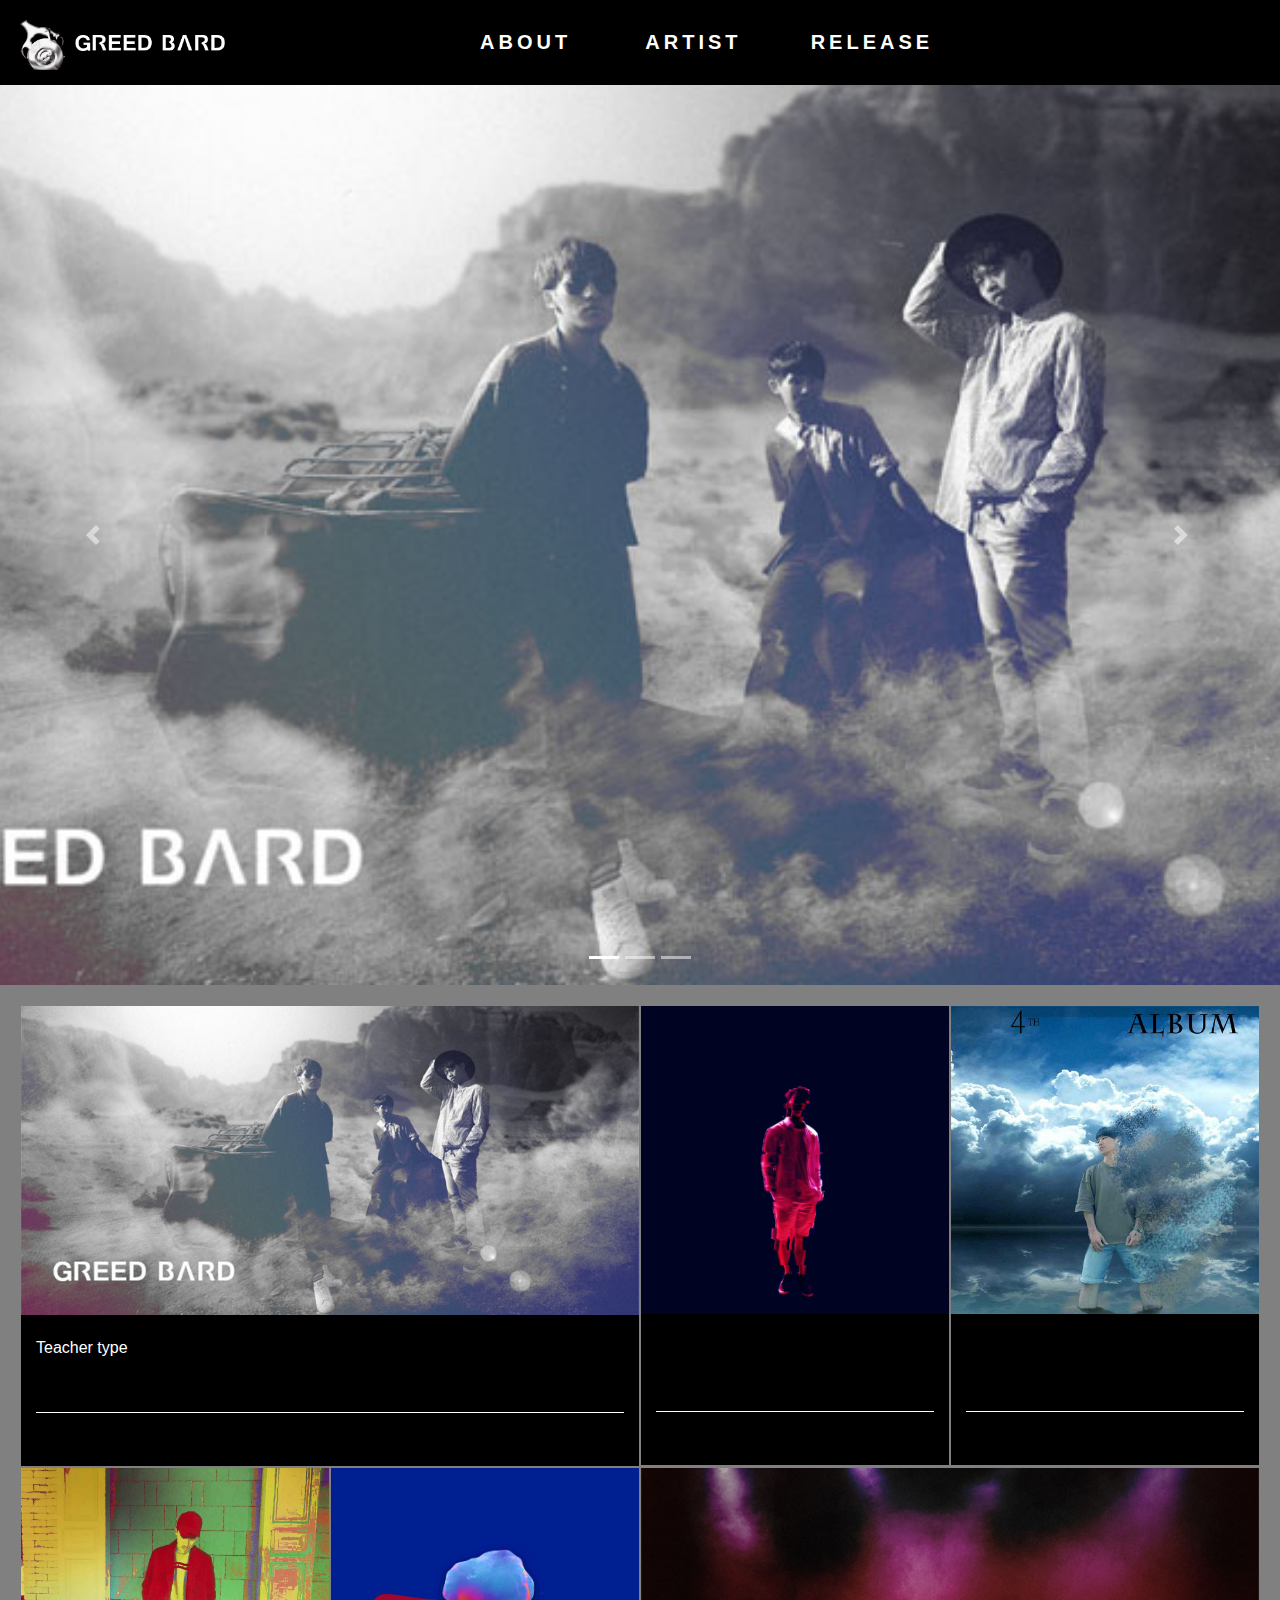
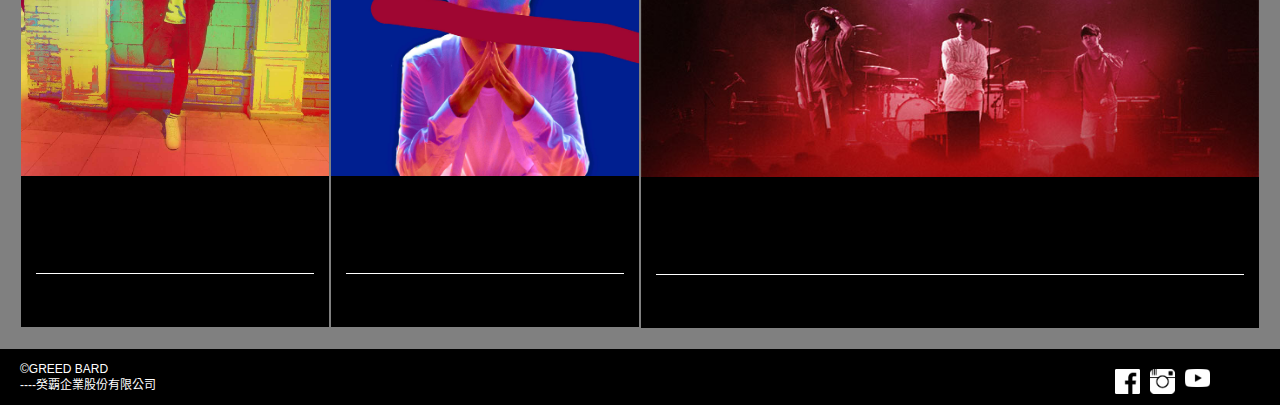
<file: index.html>
<!DOCTYPE html>
<html lang="zh-tw">
  <head>
    <!-- Required meta tags -->
    <meta charset="utf-8">
    <meta name="viewport" content="width=device-width, initial-scale=1, shrink-to-fit=no">
    <!-- Bootstrap CSS -->
    <link rel="stylesheet" href="css/bootstrap.css">
    <link rel="stylesheet" href="index.css">
    <link href="https://fonts.googleapis.com/css?family=Signika" rel="stylesheet">
    <title>Greed Bard</title>
  </head>
  <body>
    <div id="all"  class="container_fluid">
      <div id="pc_nav" class="container_fluid">
        <div id="pc_navbar">
          <div id="pc_logo"></div>
          <div id="pc_name">
            <img src="image/logo-font.png" height="25px" width="auto" alt="">
          </div>
          <div id="pc_navbarR">
            <div class="nav_txt col-4 col-sm-4 col-md-4"><a href="about.html">ABOUT</a></div>
            <div class="nav_txt col-4 col-sm-4 col-md-4"><a href="artist.html">ARTIST</a></div>
            <div class="nav_txt col-4 col-sm-4 col-md-4"><a href="release.html">RELEASE</a></div>
          </div>
        </div>
      </div>
      <div id="phone_nav" class="container_fluid">
        <div id="phone_logo" class="row">
          <div id="logo"></div>
          <div id="logo_font" >
            <img src="image/logo-font.png" height="45px" width="auto" alt="">
          </div>
          
        </div>
        <div id="nav_menu" class="container_fluid">
          <div id="menu" style="cursor:pointer;">
            
            <!-- Component -->
            <div class="navbar-component">
              <!-- Class `area` is a container -->
              <div data-collapse data-target="#navigation" class="toggle navbar area">
                <!-- Logo -->
                <a href="#" class="brand">Menu</a>
                <!-- List of links -->
                <nav role="navigation" id="navigation" class="list">
                  <a href="about.html" class="item -link">About</a>
                  <a href="artist.html" class="item -link">Artist</a>
                  <a href="release.html" class="item -link">Release</a>
                  <span class="item"><i class="fa fa-search"></i></span>
                </nav>
                <!-- Button to toggle the display menu  -->
                <button data-collapse data-target="#navigation" class="toggle">
                <!-- Hamburger icon -->
                <span class="icon"></span>
                </button>
              </div>
            </div>
          </div>
        </div>
      </div>
      
<!--content from here-->
      <div id="header" class="container_fluid">
        
        <div id="carouselExampleIndicators" class="carousel slide" data-ride="carousel">
          <ol class="carousel-indicators">
            <li data-target="#carouselExampleIndicators" data-slide-to="0" class="active"></li>
            <li data-target="#carouselExampleIndicators" data-slide-to="1"></li>
            <li data-target="#carouselExampleIndicators" data-slide-to="2"></li>
          </ol>
          <div class="carousel-inner">
            <div class="carousel-item active">
              <div class="carousel-item-image-1"></div>
            </div>
            <div class="carousel-item">
              <div class="carousel-item-image-2"></div>
            </div>
            <div class="carousel-item">
              <div class="carousel-item-image-3"></div>
            </div>
            <div class="carousel-item">
              <div class="carousel-item-image-4"></div>
            </div>
          </div>
          <a class="carousel-control-prev" href="#carouselExampleIndicators" role="button" data-slide="prev">
            <span class="carousel-control-prev-icon" aria-hidden="true"></span>
            <span class="sr-only">Previous</span>
          </a>
          <a class="carousel-control-next" href="#carouselExampleIndicators" role="button" data-slide="next">
            <span class="carousel-control-next-icon" aria-hidden="true"></span>
            <span class="sr-only">Next</span>
          </a>
        </div>
      </div>
      <div id="news" class="container_fluid">
        <div id="news_wall" class="row">
          <div id="news_1" class="col-12 col-sm-12 col-md-6">
            <div id="inside_news1">
              <div id="news1_pic" class="col-12 col-sm-12 col-md-12">
                <img src="image/p01.jpg" width="100%" alt="">
              </div>
              <div id="news1_txt" class="col-12 col-sm-12 col-md-12">
                <div id="news_title">Teacher type</div>
                <div id="news_date"></div>
                <div id="news_cop"></div>
                <div id="news_seperate"></div>
                <div id="read_more"></div>
              </div>
            </div>
          </div>
          <div id="news_2" class="col-6 col-sm-6 col-md-3">
            <div id="inside_news2">
              <div id="news2_pic" class="col-12 col-sm-12 col-md-12">
                <img src="image/p02.jpg" width="100%" alt="">
              </div>
              <div id="news2_txt" class="col-12 col-sm-12 col-md-12">
                <div id="news_title"></div>
                <div id="news_date"></div>
                <div id="news_cop"></div>
                <div id="news_seperate"></div>
                <div id="read_more"></div>
              </div>
            </div>
          </div>
          <div id="news_3" class="col-6 col-sm-6 col-md-3">
            <div id="inside_news3">
              <div id="news3_pic" class="col-12 col-sm-12 col-md-12">
                <img src="image/p03.jpg" width="100%" alt="">
              </div>
              <div id="news3_txt" class="col-12 col-sm-12 col-md-12">
                <div id="news_title"></div>
                <div id="news_date"></div>
                <div id="news_cop"></div>
                <div id="news_seperate"></div>
                <div id="read_more"></div>
              </div>
            </div>
          </div>
          <div id="news_4" class="col-6 col-sm-6 col-md-3">
            <div id="inside_news4">
              <div id="news4_pic" class="col-12 col-sm-12 col-md-12">
                <img src="image/p04.jpg" width="100%" alt="">
              </div>
              <div id="news4_txt" class="col-12 col-sm-12 col-md-12">
                <div id="news_title"></div>
                <div id="news_date"></div>
                <div id="news_cop"></div>
                <div id="news_seperate"></div>
                <div id="read_more"></div>
              </div>
            </div>
          </div>
          <div id="news_5" class="col-6 col-sm-6 col-md-3">
            <div id="inside_news5">
              <div id="news5_pic" class="col-12 col-sm-12 col-md-12">
                <img src="image/p05.jpg" width="100%" alt="">
              </div>
              <div id="news5_txt" class="col-12 col-sm-12 col-md-12">
                <div id="news_title"></div>
                <div id="news_date"></div>
                <div id="news_cop"></div>
                <div id="news_seperate"></div>
                <div id="read_more"></div>
              </div>
            </div>
          </div>
          <div id="news_6" class="col-12 col-sm-12 col-md-6">
            <div id="inside_news6">
              <div id="news6_pic" class="col-12 col-sm-12 col-md-12">
                <img src="image/p06.jpg" width="100%" alt="">
              </div>
              <div id="news6_txt" class="col-12 col-sm-12 col-md-12">
                <div id="news_title"></div>
                <div id="news_date"></div>
                <div id="news_cop"></div>
                <div id="news_seperate"></div>
                <div id="read_more"></div>
              </div>
            </div>
          </div>
        </div>
      </div>
      <div id="footer" class="container_fluid">
        <div id="copyright">
          <P3>©GREED BARD</P>
          <P9>----癸覇企業股份有限公司</P>
        </div>
        <div id="icon_link" class="col align-self-center">
          <img src="icon/facebook-icon.png" height="25px" width="25px" style="float: left; margin-right:10px;">
          <img src="icon/ig-icon.png" height="25px" width="25px" style="float: left; margin-right:10px;" >
          <img src="icon/youtube-icon.png" height="25px" width="25px" style="float: left; margin-right:10px;">
          <button onclick="topFunction()" id="myBtn" title="Go to top" height="35px" width="35px">Top</button>
        </div>
      </div>
    </div>
    <!-- Optional JavaScript -->
    <!-- jQuery first, then Popper.js, then Bootstrap JS -->
    <script src="https://code.jquery.com/jquery-3.2.1.slim.min.js" integrity="sha384-KJ3o2DKtIkvYIK3UENzmM7KCkRr/rE9/Qpg6aAZGJwFDMVNA/GpGFF93hXpG5KkN" crossorigin="anonymous"></script>
    <script src="https://cdnjs.cloudflare.com/ajax/libs/popper.js/1.11.0/umd/popper.min.js" integrity="sha384-b/U6ypiBEHpOf/4+1nzFpr53nxSS+GLCkfwBdFNTxtclqqenISfwAzpKaMNFNmj4" crossorigin="anonymous"></script>
    <script src="https://maxcdn.bootstrapcdn.com/bootstrap/4.0.0-beta/js/bootstrap.min.js" integrity="sha384-h0AbiXch4ZDo7tp9hKZ4TsHbi047NrKGLO3SEJAg45jXxnGIfYzk4Si90RDIqNm1" crossorigin="anonymous"></script>
    <script src="about.js"></script>
    <script>
    // When the user scrolls down 20px from the top of the document, show the button
    window.onscroll = function() {scrollFunction()};
    function scrollFunction() {
    if (document.body.scrollTop > 20 || document.documentElement.scrollTop > 20) {
    document.getElementById("myBtn").style.display = "block";
    } else {
    document.getElementById("myBtn").style.display = "none";
    }
    }
    // When the user clicks on the button, scroll to the top of the document
    function topFunction() {
    document.body.scrollTop = 0;
    document.documentElement.scrollTop = 0;
    }
    </script>
  </body>
</html>
</file>
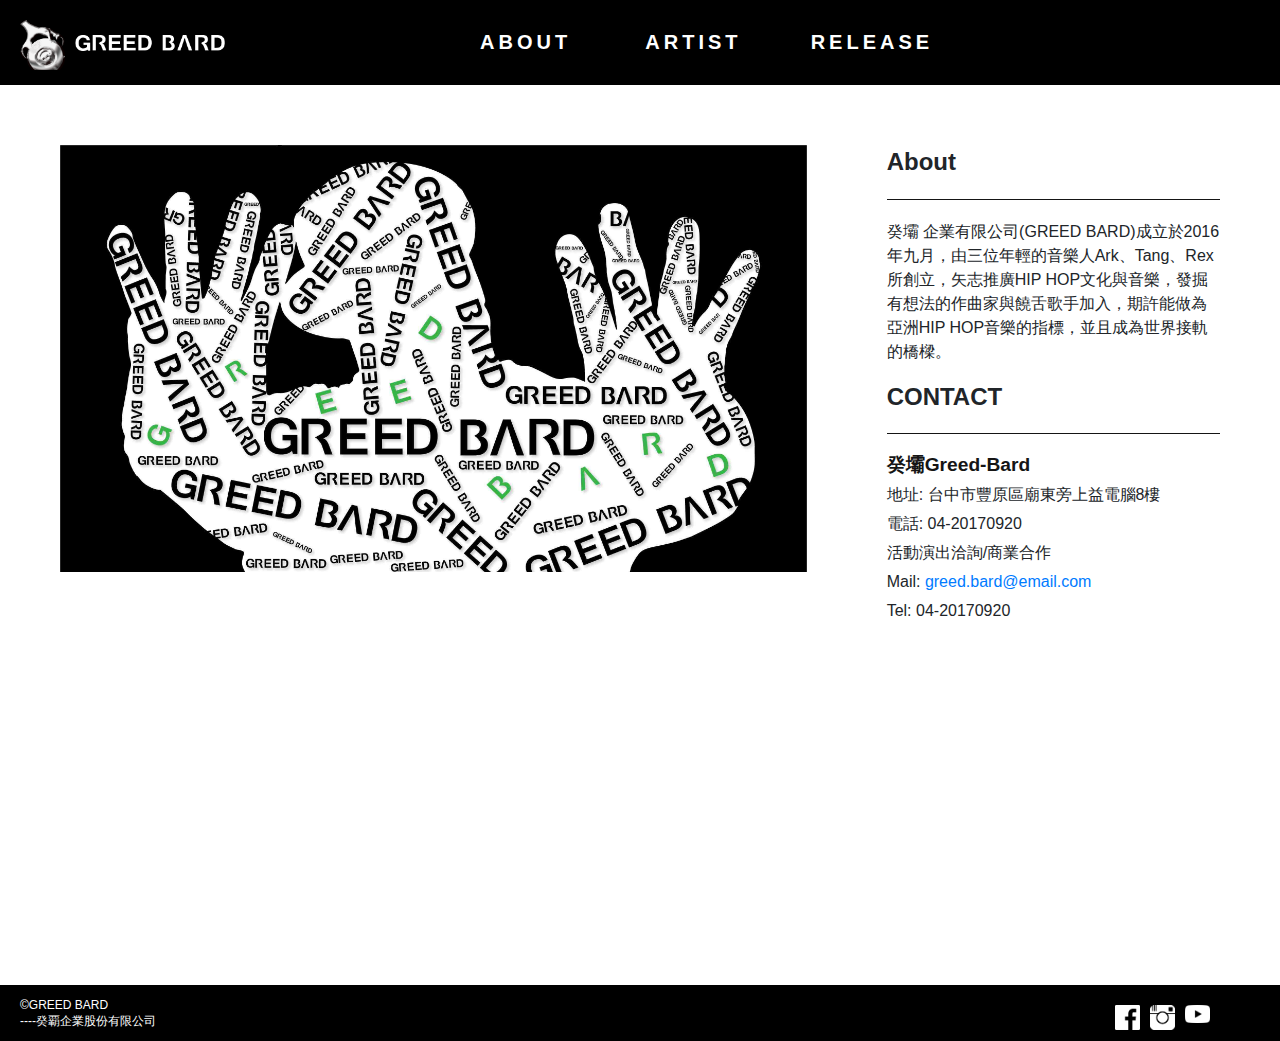
<file: about.html>
<!DOCTYPE html>
<html lang="en">
  <head>
    <!-- Required meta tags -->
    <meta charset="utf-8">
    <meta name="viewport" content="width=device-width, initial-scale=1, shrink-to-fit=no">
    <!-- Bootstrap CSS -->
    <link rel="stylesheet" href="css/bootstrap.css">
    <link rel="stylesheet" href="about.css">
    <link href="https://fonts.googleapis.com/css?family=Signika" rel="stylesheet">
    <title>About Greed Bard</title>

  </head>




  <body>
    <div id="all"  class="container_fluid">
      <div id="pc_nav" class="container_fluid">
        <div id="pc_navbar">
          <div id="pc_logo"></div>
          <div id="pc_name"><a href="index.html">
            <img src="image/logo-font.png" height="25px" width="auto" alt="">
          </a>
          </div>
          <div id="pc_navbarR">
            <div class="nav_txt col-4 col-sm-4 col-md-4"><a href="#">ABOUT</a></div>
            <div class="nav_txt col-4 col-sm-4 col-md-4"><a href="artist.html">ARTIST</a></div>
            <div class="nav_txt col-4 col-sm-4 col-md-4"><a href="release.html">RELEASE</a></div>
          </div>
        </div>
      </div>
      <div id="phone_nav" class="container_fluid">
        <div id="phone_logo" class="row">
         
          <div id="logo"></div>
          <div id="logo_font" ><a href="index.html">
            <img src="image/logo-font.png" height="45px" width="auto" alt="">
          </a>
          </div>
        
        </div>
        <div id="nav_menu" class="container_fluid">
          <div id="menu" style="cursor:pointer;">
            
            <!-- Component -->
        <div class="navbar-component">
          <!-- Class `area` is a container -->
          <div data-collapse data-target="#navigation" class="toggle navbar area">
            <!-- Logo -->
            <a href="#" class="brand">Menu</a>
            <!-- List of links -->
            <nav role="navigation" id="navigation" class="list">
              <a href="#" class="item -link">About</a>
              <a href="artist.html" class="item -link">Artist</a>
              <a href="release.html" class="item -link">Release</a>
              <span class="item"><i class="fa fa-search"></i></span>
            </nav>
            <!-- Button to toggle the display menu  -->
            <button data-collapse data-target="#navigation" class="toggle">
              <!-- Hamburger icon -->
              <span class="icon"></span>
            </button>
          </div>
        </div>

          </div>
        </div>
      </div>
    <!-- content from here -->
      <div id="main" class="container_fluid">
        <div id="content" class="row">
          <div id="contentL" class="col-12 col-sm-12 col-md-8">
            <div id="contentL_pic">
              <img src="image/about.jpg" width="1920px" height="1080px" alt="">
            </div>
          </div>
          <div id="contentR" class="col-12 col-sm-12 col-md-4">
            <div id="contentR_tex">
              <h1 class="portfolio-title">About</h1>
              <p>癸壩 企業有限公司(GREED BARD)成立於2016年九月，由三位年輕的音樂人Ark、Tang、Rex所創立，矢志推廣HIP HOP文化與音樂，發掘有想法的作曲家與饒舌歌手加入，期許能做為亞洲HIP HOP音樂的指標，並且成為世界接軌的橋樑。
              </p>
              <h1 class="portfolio-title">CONTACT</h1>
              <div>
              <h2 style="color: #151515; font-size: 1.2em; margin-top: 20px; font-weight: bold;">癸壩Greed-Bard</h2>
              <p style="margin-top: 5px; margin-bottom: 0px;">地址: 台中市豐原區廟東旁上益電腦8樓</p>
              <p style="margin-top: 5px; margin-bottom: 0px;">電話: 04-20170920</p>
              <p style="margin-top: 5px; margin-bottom: 0px;">活動演出洽詢/商業合作</p>
              <p style="margin-top: 5px; margin-bottom: 0px; ">Mail: <a href="greed.bard@email.com">greed.bard@email.com</a></p>
              <p style="margin-top: 5px; margin-bottom: 20px;">Tel: 04-20170920</p>
            </div>
            </div>
          </div>
        </div>
      </div>
        
    <!-- footer from here -->
      <div id="footer" class="container_fluid">
        <div id="copyright">
          <P3>©GREED BARD</P>
            <P9>----癸覇企業股份有限公司</P>
        </div>
        <div id="icon_link" class="col align-self-center">
          <img src="icon/facebook-icon.png" height="25px" width="25px" style="float: left; margin-right:10px;">
          <img src="icon/ig-icon.png" height="25px" width="25px" style="float: left; margin-right:10px;" >
          <img src="icon/youtube-icon.png" height="25px" width="25px" style="float: left; margin-right:10px;">

          <button onclick="topFunction()" id="myBtn" title="Go to top" height="35px" width="35px">Top</button>

        </div>
      </div>
    </div>
    <!-- Optional JavaScript -->
    <!-- jQuery first, then Popper.js, then Bootstrap JS -->
    <script src="https://code.jquery.com/jquery-3.2.1.slim.min.js" integrity="sha384-KJ3o2DKtIkvYIK3UENzmM7KCkRr/rE9/Qpg6aAZGJwFDMVNA/GpGFF93hXpG5KkN" crossorigin="anonymous"></script>
    <script src="https://cdnjs.cloudflare.com/ajax/libs/popper.js/1.11.0/umd/popper.min.js" integrity="sha384-b/U6ypiBEHpOf/4+1nzFpr53nxSS+GLCkfwBdFNTxtclqqenISfwAzpKaMNFNmj4" crossorigin="anonymous"></script>
    <script src="https://maxcdn.bootstrapcdn.com/bootstrap/4.0.0-beta/js/bootstrap.min.js" integrity="sha384-h0AbiXch4ZDo7tp9hKZ4TsHbi047NrKGLO3SEJAg45jXxnGIfYzk4Si90RDIqNm1" crossorigin="anonymous"></script>
    <script src="about.js"></script>
    <script>
// When the user scrolls down 20px from the top of the document, show the button
window.onscroll = function() {scrollFunction()};

function scrollFunction() {
    if (document.body.scrollTop > 20 || document.documentElement.scrollTop > 20) {
        document.getElementById("myBtn").style.display = "block";
    } else {
        document.getElementById("myBtn").style.display = "none";
    }
}

// When the user clicks on the button, scroll to the top of the document
function topFunction() {
    document.body.scrollTop = 0;
    document.documentElement.scrollTop = 0;
}
</script>

  </body>
</html>
</file>
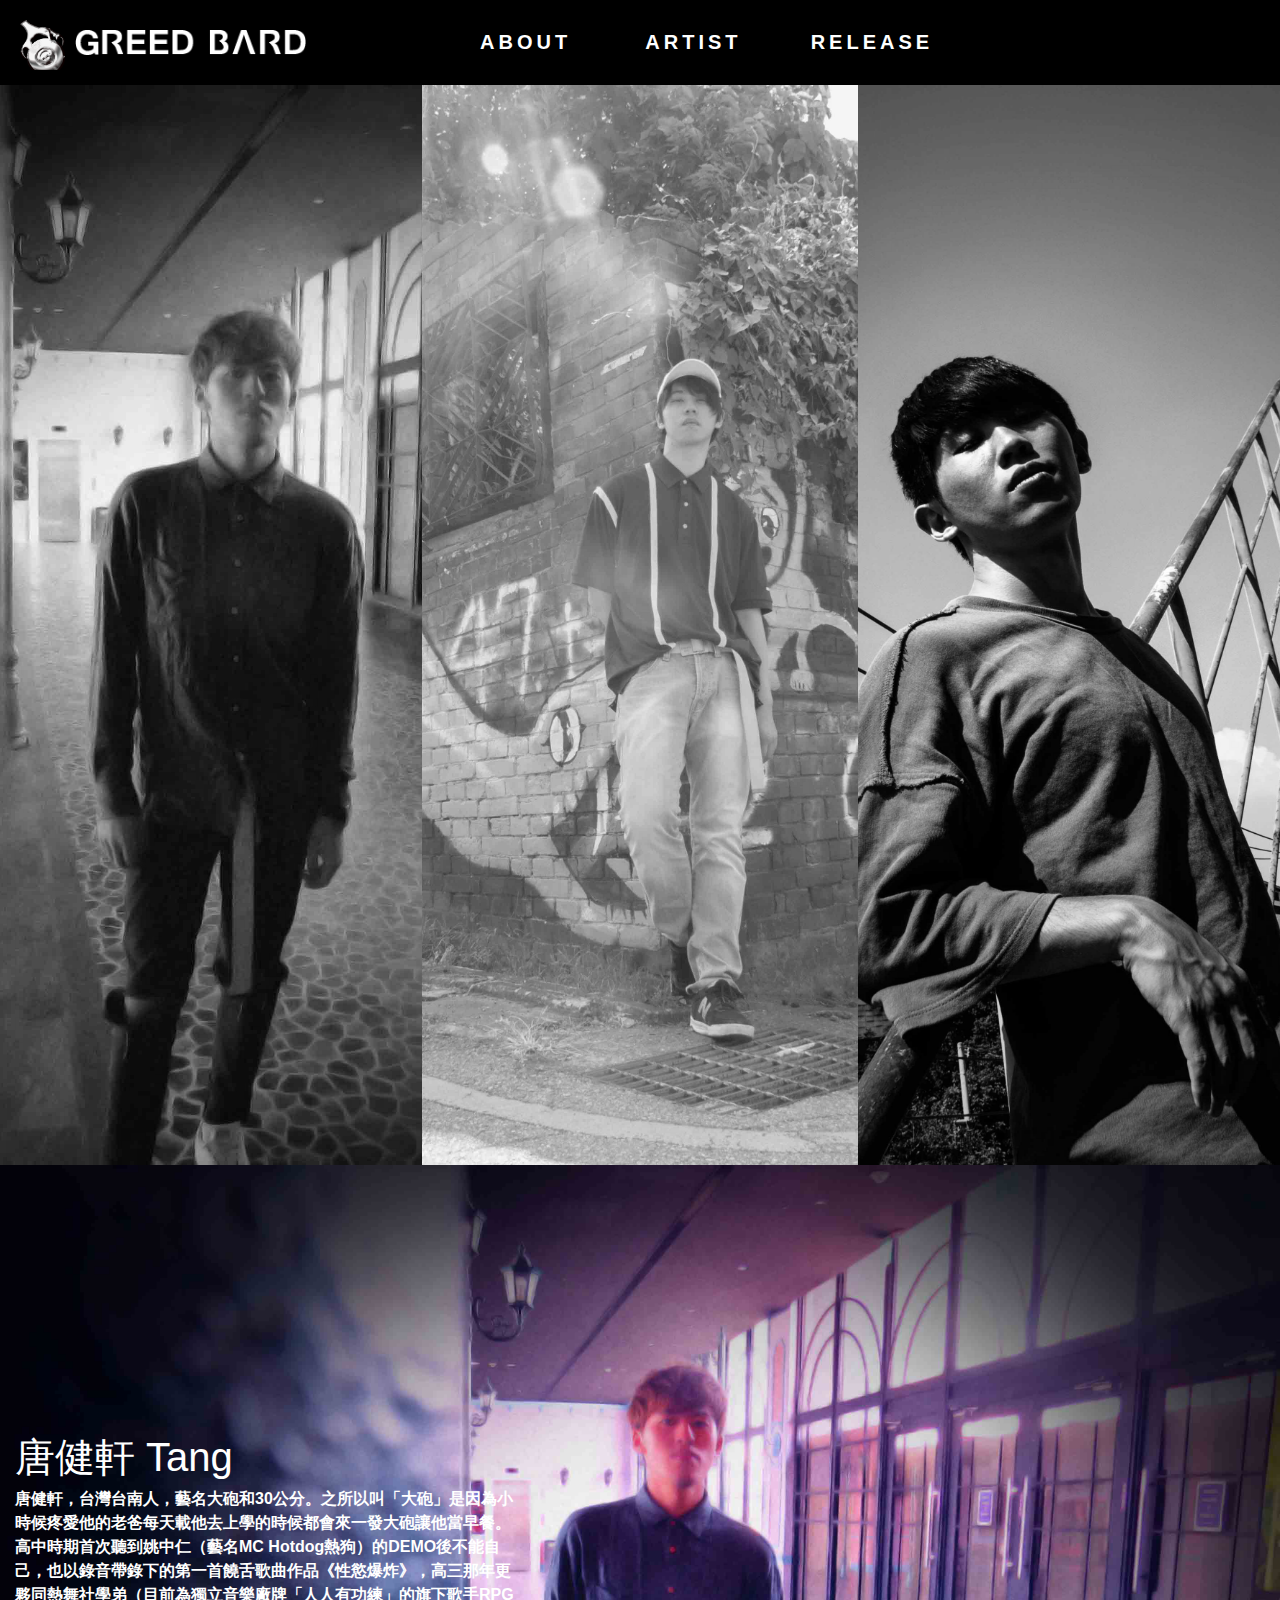
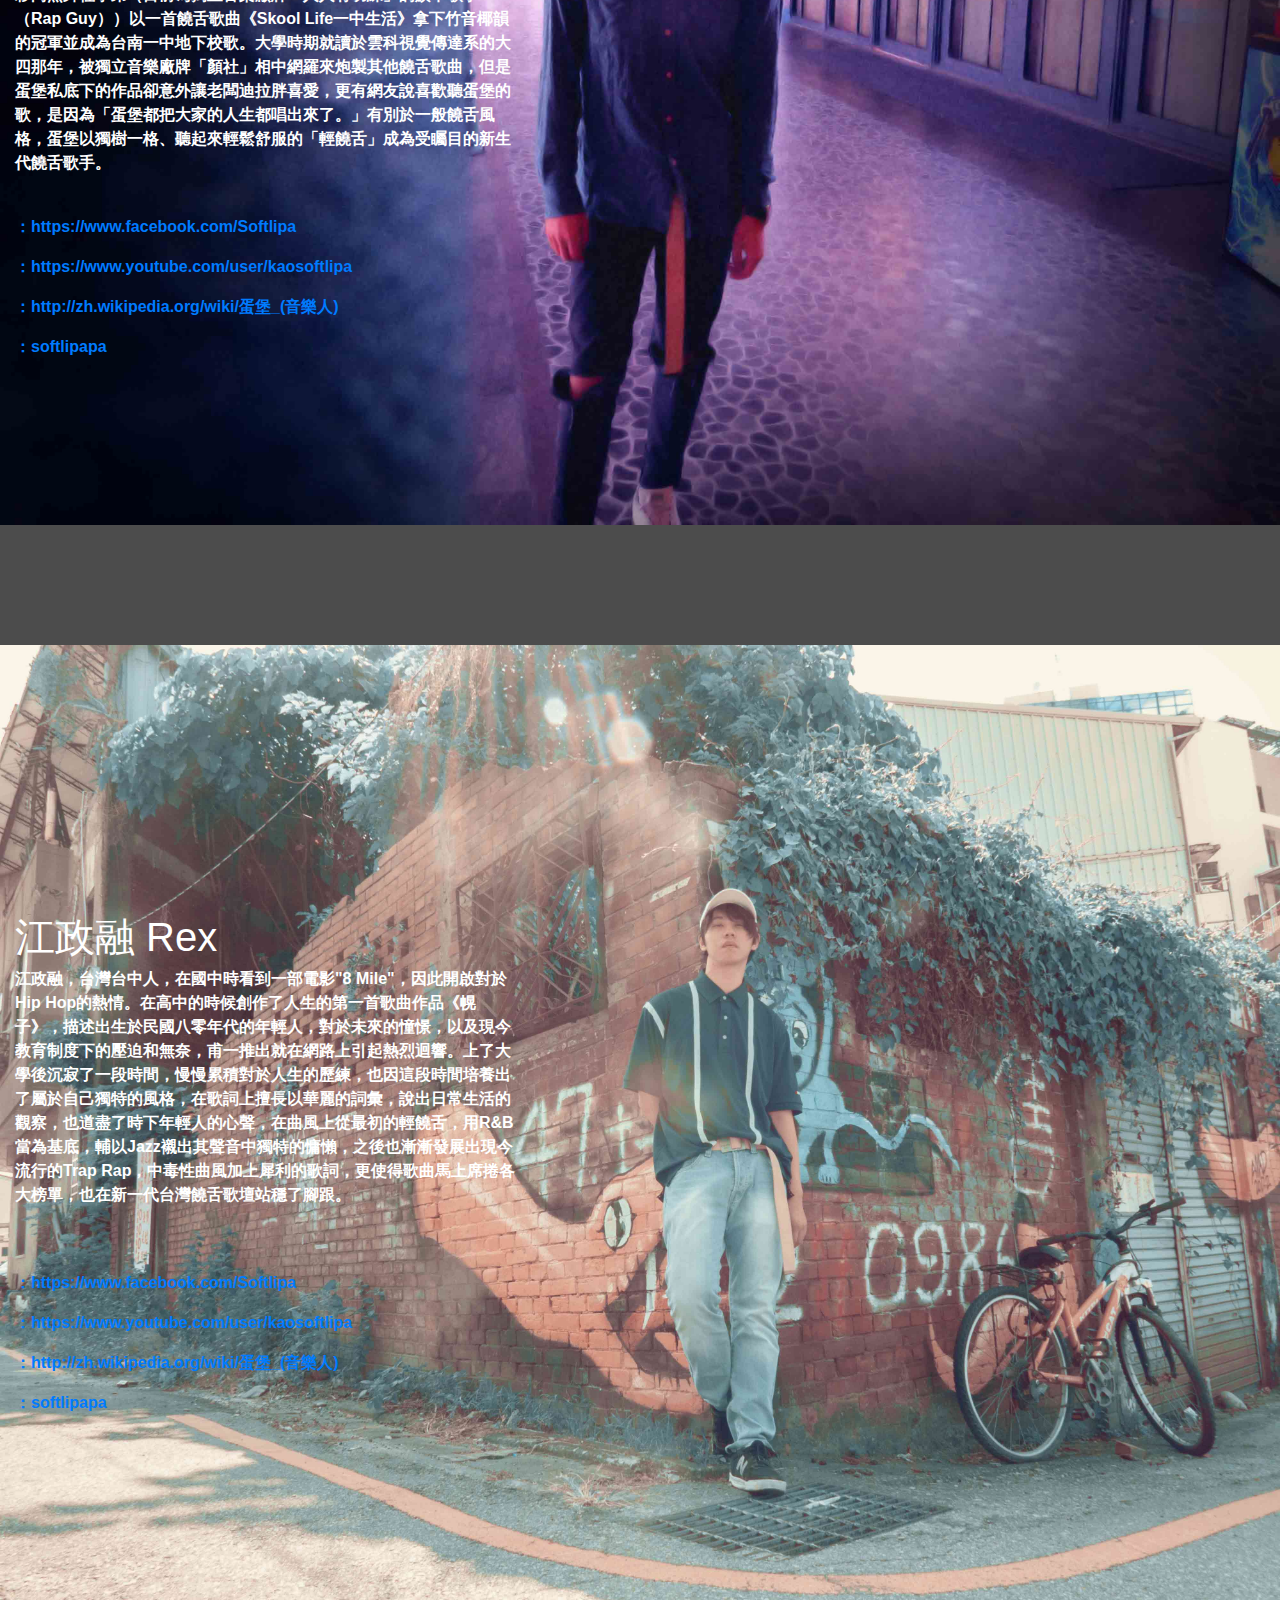
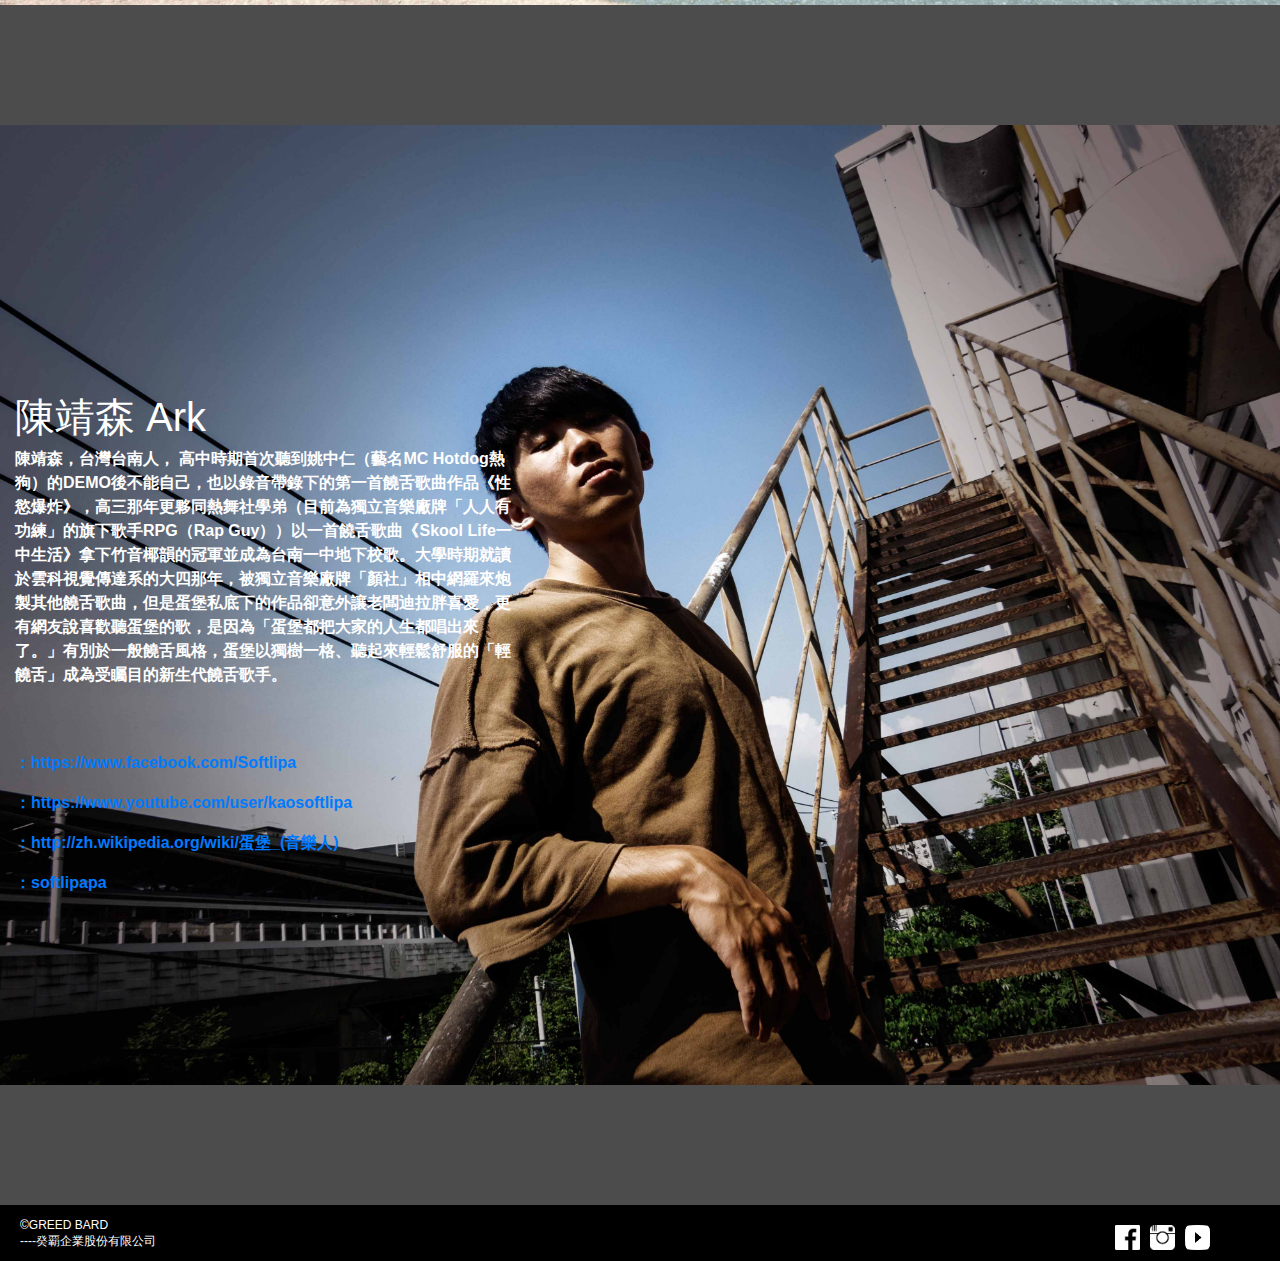
<file: artist.html>
<!DOCTYPE html>
<html lang="en">
  <head>
    <!-- Required meta tags -->
    <meta charset="utf-8">
    <meta name="viewport" content="width=device-width, initial-scale=1, shrink-to-fit=no">
    <!-- Bootstrap CSS -->
    <link rel="stylesheet" href="css/bootstrap.css">
    <link rel="stylesheet" href="artist.css">
    <link href="https://fonts.googleapis.com/css?family=Signika" rel="stylesheet">
    <link rel="shortcut icon" href="image/logo.png" type="image/x-icon" />
    <title>Artist of Greed Bard</title>
  </head>
  <body>
    <div id="all"  class="container_fluid">
      <div id="pc_nav" class="container_fluid">
        <div id="pc_navbar">
          <div id="pc_logo"></div>
          <div id="pc_name"><a href="index.html">
            <img src="image/logo-font.png" height="25px" width="auto" alt="">
          </a>
        </div>
        <div id="pc_navbarR">
          <div class="nav_txt col-4 col-sm-4 col-md-4"><a href="about.html">ABOUT</a></div>
          <div class="nav_txt col-4 col-sm-4 col-md-4"><a href="#">ARTIST</a></div>
          <div class="nav_txt col-4 col-sm-4 col-md-4"><a href="release.html">RELEASE</a></div>
        </div>
      </div>
    </div>
    <div id="phone_nav" class="container_fluid">
      <div id="phone_logo" class="row">
        
        <div id="logo"></div>
        <div id="logo_font" ><a href="index.html">
          <img src="image/logo-font.png" height="25px" width="auto" alt="">
        </a>
      </div>
      
    </div>
    <div id="nav_menu" class="container_fluid">
      <div id="menu" style="cursor:pointer;">
        
        <!-- Component -->
        <div class="navbar-component">
          <!-- Class `area` is a container -->
          <div data-collapse data-target="#navigation" class="toggle navbar area">
            <!-- Logo -->
            <a href="#" class="brand">Menu</a>
            <!-- List of links -->
            <nav role="navigation" id="navigation" class="list">
              <a href="about.html" class="item -link">About</a>
              <a href="#" class="item -link">Artist</a>
              <a href="release.html" class="item -link">Release</a>
              <span class="item"><i class="fa fa-search"></i></span>
            </nav>
            <!-- Button to toggle the display menu  -->
            <button data-collapse data-target="#navigation" class="toggle">
            <!-- Hamburger icon -->
            <span class="icon"></span>
            </button>
          </div>
        </div>
      </div>
    </div>
  </div>
  <!-- content from here -->
  <div id="main">
    <div id="intro" class="row">
      <a id="Tang" class="col" href="#tang_story"></a>
      <a id="Rex" class="col" href="#rex_story"></a>
      <a id="Ark" class="col" href="#ark_story"></a>
    </div>
    
    <div id="pc_content">
      <div id="tang_story" class="content" style="position:relative; height: 120vh;">
        <img src="image/Tang.jpg" width="100%" height="auto" style="position:absolute;">
        <div id="Tang_intro_txt" class="intro_txt col-12 col-sm-10 col-md-5" style="position:absolute;">
          <h1>唐健軒 Tang</h1>
          <p>唐健軒，台灣台南人，藝名大砲和30公分。之所以叫「大砲」是因為小時候疼愛他的老爸每天載他去上學的時候都會來一發大砲讓他當早餐。
          高中時期首次聽到姚中仁（藝名MC Hotdog熱狗）的DEMO後不能自己，也以錄音帶錄下的第一首饒舌歌曲作品《性慾爆炸》，高三那年更夥同熱舞社學弟（目前為獨立音樂廠牌「人人有功練」的旗下歌手RPG（Rap Guy））以一首饒舌歌曲《Skool Life一中生活》拿下竹音椰韻的冠軍並成為台南一中地下校歌。大學時期就讀於雲科視覺傳達系的大四那年，被獨立音樂廠牌「顏社」相中網羅來炮製其他饒舌歌曲，但是蛋堡私底下的作品卻意外讓老闆迪拉胖喜愛，更有網友說喜歡聽蛋堡的歌，是因為「蛋堡都把大家的人生都唱出來了。」有別於一般饒舌風格，蛋堡以獨樹一格、聽起來輕鬆舒服的「輕饒舌」成為受矚目的新生代饒舌歌手。</p>
          <br>
          <p><a href="https://www.facebook.com/Softlipa" target="_blank" class="entypo-facebook-squared ">：https://www.facebook.com/Softlipa</a></p>
          <p><a href="https://www.youtube.com/user/kaosoftlipa" target="_blank" class="zocial-youtube ">：https://www.youtube.com/user/kaosoftlipa</a></p>
          <p><a href="http://zh.wikipedia.org/wiki/蛋堡_(音樂人)" target="_blank" class="zocial-wikipedia ">：http://zh.wikipedia.org/wiki/蛋堡_(音樂人)</a></p>
          <p><a href="https://instagram.com/softlipapa/" target="_blank" class="entypo-instagrem ">：softlipapa</a></p>
        </div>
      </div>
    </div>
    
    <div id="rex_story" class="content" style="position:relative; height: 120vh;">
      <img src="image/REX.jpg" width="100%" style="position:absolute;">
      <div id="Rex_intro_txt" class="intro_txt col-12 col-sm-10 col-md-5" style="position:absolute;">
        <h1>江政融 Rex</h1>
        <p>江政融，台灣台中人，在國中時看到一部電影"8 Mile"，因此開啟對於Hip Hop的熱情。在高中的時候創作了人生的第一首歌曲作品《幌子》，描述出生於民國八零年代的年輕人，對於未來的憧憬，以及現今教育制度下的壓迫和無奈，甫一推出就在網路上引起熱烈迴響。上了大學後沉寂了一段時間，慢慢累積對於人生的歷練，也因這段時間培養出了屬於自己獨特的風格，在歌詞上擅長以華麗的詞彙，說出日常生活的觀察，也道盡了時下年輕人的心聲，在曲風上從最初的輕饒舌，用R&B當為基底，輔以Jazz襯出其聲音中獨特的慵懶，之後也漸漸發展出現今流行的Trap Rap，中毒性曲風加上犀利的歌詞，更使得歌曲馬上席捲各大榜單，也在新一代台灣饒舌歌壇站穩了腳跟。</p>
        <br>
        
        
        <br>
        <p><a href="https://www.facebook.com/Softlipa" target="_blank" class="entypo-facebook-squared ">：https://www.facebook.com/Softlipa</a></p>
        <p><a href="https://www.youtube.com/user/kaosoftlipa" target="_blank" class="zocial-youtube ">：https://www.youtube.com/user/kaosoftlipa</a></p>
        <p><a href="http://zh.wikipedia.org/wiki/蛋堡_(音樂人)" target="_blank" class="zocial-wikipedia ">：http://zh.wikipedia.org/wiki/蛋堡_(音樂人)</a></p>
        <p><a href="https://instagram.com/softlipapa/" target="_blank" class="entypo-instagrem ">：softlipapa</a></p>
      </div>
    </div>
    <div id="ark_story" class="content"  style="position:relative; height: 120vh;" >
      <img src="image/ARK.jpg" width="100%" style="position:absolute;">
      <div id="Ark_intro_txt" class="intro_txt col-12 col-sm-10 col-md-5" style="position:absolute;">
        <h1>陳靖森 Ark</h1>
        <p>陳靖森，台灣台南人，
        高中時期首次聽到姚中仁（藝名MC Hotdog熱狗）的DEMO後不能自己，也以錄音帶錄下的第一首饒舌歌曲作品《性慾爆炸》，高三那年更夥同熱舞社學弟（目前為獨立音樂廠牌「人人有功練」的旗下歌手RPG（Rap Guy））以一首饒舌歌曲《Skool Life一中生活》拿下竹音椰韻的冠軍並成為台南一中地下校歌。大學時期就讀於雲科視覺傳達系的大四那年，被獨立音樂廠牌「顏社」相中網羅來炮製其他饒舌歌曲，但是蛋堡私底下的作品卻意外讓老闆迪拉胖喜愛，更有網友說喜歡聽蛋堡的歌，是因為「蛋堡都把大家的人生都唱出來了。」有別於一般饒舌風格，蛋堡以獨樹一格、聽起來輕鬆舒服的「輕饒舌」成為受矚目的新生代饒舌歌手。</p>
        <br>
        
        <br>
        <p><a href="https://www.facebook.com/Softlipa" target="_blank" class="entypo-facebook-squared ">：https://www.facebook.com/Softlipa</a></p>
        <p><a href="https://www.youtube.com/user/kaosoftlipa" target="_blank" class="zocial-youtube ">：https://www.youtube.com/user/kaosoftlipa</a></p>
        <p><a href="http://zh.wikipedia.org/wiki/蛋堡_(音樂人)" target="_blank" class="zocial-wikipedia ">：http://zh.wikipedia.org/wiki/蛋堡_(音樂人)</a></p>
        <p><a href="https://instagram.com/softlipapa/" target="_blank" class="entypo-instagrem ">：softlipapa</a></p>
      </div>
    </div>
  </div>
<!-- footer from here -->
<div id="footer" class="container_fluid">
  <div id="copyright">
    <P3>©GREED BARD</P>
    <P9>----癸覇企業股份有限公司</P>
  </div>
  <div id="icon_link" class="col align-self-center">
    <img src="icon/facebook-icon.png" height="25px" width="25px" style="float: left; margin-right:10px;">
    <img src="icon/ig-icon.png" height="25px" width="25px" style="float: left; margin-right:10px;" >
    <img src="icon/youtube-icon.png" height="25px" width="25px" style="float: left; margin-right:10px;">
    <button onclick="topFunction()" id="myBtn" title="Go to top" height="35px" width="35px">Top</button>
  </div>
</div>
</div>
<!-- Optional JavaScript -->
<!-- jQuery first, then Popper.js, then Bootstrap JS -->
<script src="https://code.jquery.com/jquery-3.2.1.slim.min.js" integrity="sha384-KJ3o2DKtIkvYIK3UENzmM7KCkRr/rE9/Qpg6aAZGJwFDMVNA/GpGFF93hXpG5KkN" crossorigin="anonymous"></script>
<script src="https://cdnjs.cloudflare.com/ajax/libs/popper.js/1.11.0/umd/popper.min.js" integrity="sha384-b/U6ypiBEHpOf/4+1nzFpr53nxSS+GLCkfwBdFNTxtclqqenISfwAzpKaMNFNmj4" crossorigin="anonymous"></script>
<script src="https://maxcdn.bootstrapcdn.com/bootstrap/4.0.0-beta/js/bootstrap.min.js" integrity="sha384-h0AbiXch4ZDo7tp9hKZ4TsHbi047NrKGLO3SEJAg45jXxnGIfYzk4Si90RDIqNm1" crossorigin="anonymous"></script>
<script src="about.js"></script>
<script>
// When the user scrolls down 20px from the top of the document, show the button
window.onscroll = function() {scrollFunction()};
function scrollFunction() {
if (document.body.scrollTop > 20 || document.documentElement.scrollTop > 20) {
document.getElementById("myBtn").style.display = "block";
} else {
document.getElementById("myBtn").style.display = "none";
}
}
// When the user clicks on the button, scroll to the top of the document
function topFunction() {
document.body.scrollTop = 0;
document.documentElement.scrollTop = 0;
}
</script>
</body>
</html>
</file>
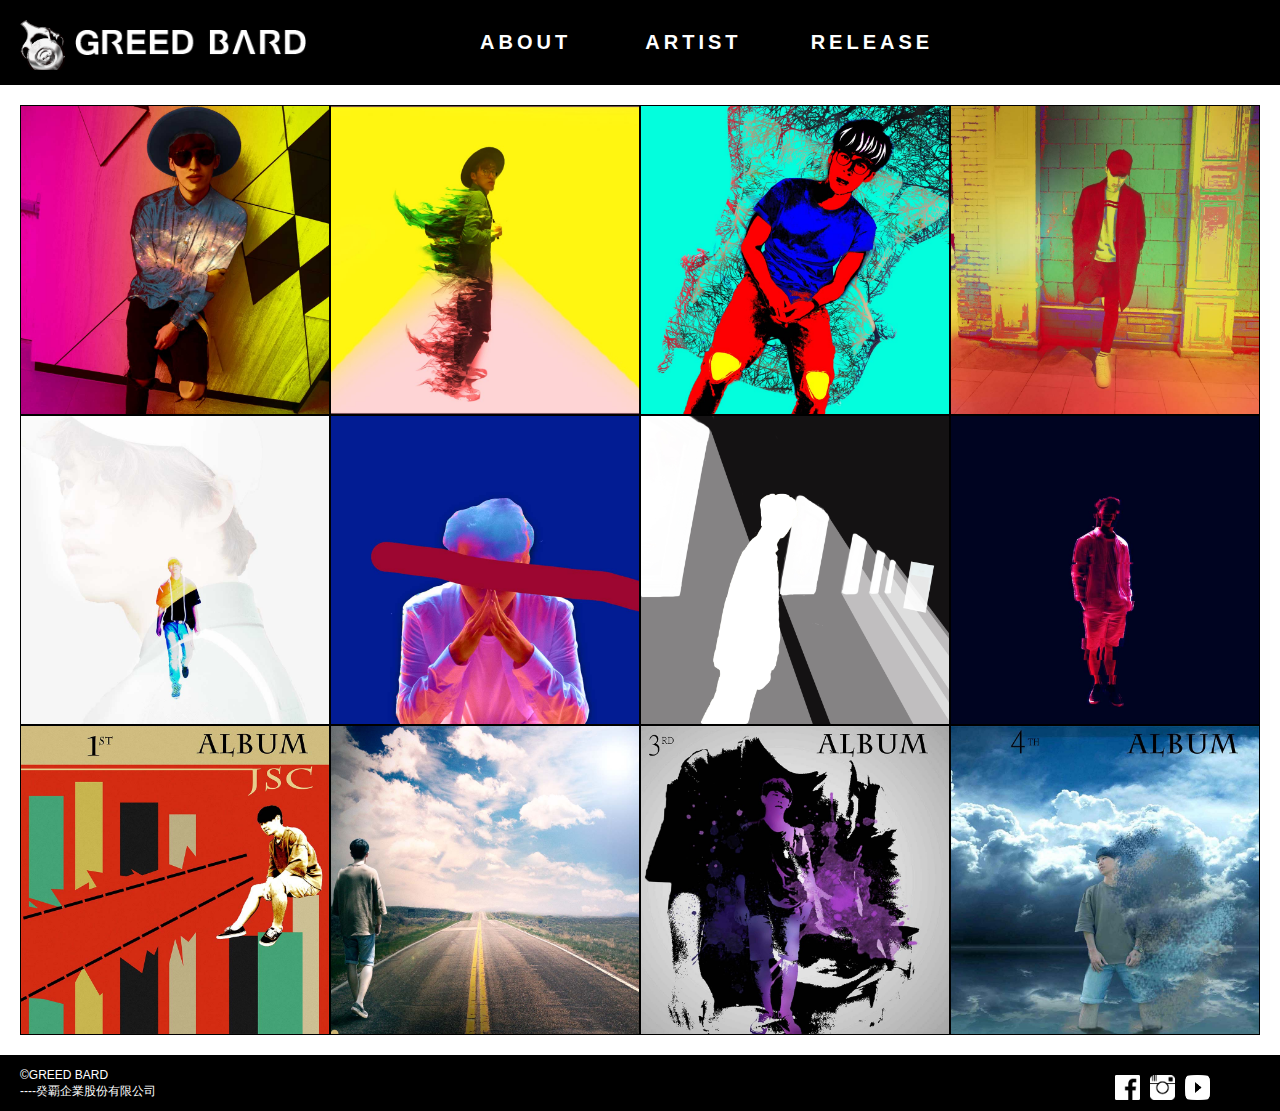
<file: release.html>
<!DOCTYPE html>
<html lang="en">
  <head>
    <!-- Required meta tags -->
    <meta charset="utf-8">
    <meta name="viewport" content="width=device-width, initial-scale=1, shrink-to-fit=no">
    <!-- Bootstrap CSS -->
    <link rel="stylesheet" href="css/bootstrap.css">
    <link rel="stylesheet" href="release.css">
    <link href="https://fonts.googleapis.com/css?family=Signika" rel="stylesheet">
    <link rel="shortcut icon" href="image/logo.png" type="image/x-icon" />
    <title>Album of Greed Bard</title>
  </head>
  <body>
    <div id="all"  class="container_fluid">
      <div id="pc_nav" class="container_fluid">
        <div id="pc_navbar">
          <div id="pc_logo"></div>
          <div id="pc_name"><a href="index.html">
            <img src="image/logo-font.png" height="25px" width="auto" alt="">
          </a>
          </div>
          <div id="pc_navbarR">
            <div class="nav_txt col-4 col-sm-4 col-md-4"><a href="about.html">ABOUT</a></div>
            <div class="nav_txt col-4 col-sm-4 col-md-4"><a href="artist.html">ARTIST</a></div>
            <div class="nav_txt col-4 col-sm-4 col-md-4"><a href="#">RELEASE</a></div>
          </div>
        </div>
      </div>
      <div id="phone_nav" class="container_fluid">
        <div id="phone_logo" class="row">
          
          <div id="logo"></div>
          <div id="logo_font" ><a href="index.html">
            <img src="image/logo-font.png" height="25px" width="auto" alt="">
          </a>
          </div>
          
        </div>
        <div id="nav_menu" class="container_fluid">
          <div id="menu" style="cursor:pointer;">
            
            <!-- Component -->
            <div class="navbar-component">
              <!-- Class `area` is a container -->
              <div data-collapse data-target="#navigation" class="toggle navbar area">
                <!-- Logo -->
                <a href="#" class="brand">Menu</a>
                <!-- List of links -->
                <nav role="navigation" id="navigation" class="list">
                  <a href="about.html" class="item -link">About</a>
                  <a href="artist.css" class="item -link">Artist</a>
                  <a href="#" class="item -link">Release</a>
                  <span class="item"><i class="fa fa-search"></i></span>
                </nav>
                <!-- Button to toggle the display menu  -->
                <button data-collapse data-target="#navigation" class="toggle">
                <!-- Hamburger icon -->
                <span class="icon"></span>
                </button>
              </div>
            </div>
          </div>
        </div>
      </div>
      <!-- content from here -->
     
      <div id="main">
        <div id="Tang_album" class="row">
          <div class="album_pic col-6 col-sm-4 col-md-3">
            <img src="album/tangAlbum01.jpg" width="100%"   alt="">
          </div>
          <div class="album_pic col-6 col-sm-4 col-md-3">
            <img src="album/tangAlbum02.jpg" width="100%"  alt="">
          </div>
          <div class="album_pic col-6 col-sm-4 col-md-3">
            <img src="album/tangAlbum03.jpg" width="100%"  alt="">
          </div>
          <div class="album_pic col-6 col-sm-4 col-md-3">
            <img src="album/tangAlbum04.jpg" width="100%"  alt="">
          </div>
          <div class="album_pic col-6 col-sm-4 col-md-3">
            <img src="album/rexAlbum01.jpg" width="100%"  alt="">
          </div>
          <div class="album_pic col-6 col-sm-4 col-md-3">
            <img src="album/rexAlbum02.jpg" width="100%"  alt="">
          </div>
          <div class="album_pic col-6 col-sm-4 col-md-3">
            <img src="album/rexAlbum03.jpg" width="100%"  alt="">
          </div>
          <div class="album_pic col-6 col-sm-4 col-md-3">
            <img src="album/rexAlbum04.jpg" width="100%"  alt="">
          </div>
       
          <div class="album_pic col-6 col-sm-4 col-md-3">
            <img src="album/arkAlbum01.jpg" width="100%"  alt="">
          </div>
          <div class="album_pic col-6 col-sm-4 col-md-3">
            <img src="album/arkAlbum02.jpg" width="100%"  alt="">
          </div>
          <div class="album_pic col-6 col-sm-4 col-md-3">
            <img src="album/arkAlbum03.jpg" width="100%"  alt="">
          </div>
          <div class="album_pic col-6 col-sm-4 col-md-3">
            <img src="album/arkAlbum04.jpg" width="100%"  alt="">
          </div>
        </div>
      </div>

      <!-- footer from here -->
      <div id="footer" class="container_fluid">
        <div id="copyright">
          <P3>©GREED BARD</P>
          <P9>----癸覇企業股份有限公司</P>
        </div>
        <div id="icon_link" class="col align-self-center">
          <img src="icon/facebook-icon.png" height="25px" width="25px" style="float: left; margin-right:10px;">
          <img src="icon/ig-icon.png" height="25px" width="25px" style="float: left; margin-right:10px;" >
          <img src="icon/youtube-icon.png" height="25px" width="25px" style="float: left; margin-right:10px;">
          <button onclick="topFunction()" id="myBtn" title="Go to top" height="35px" width="35px">Top</button>
        </div>
      </div>
    </div>
    <!-- Optional JavaScript -->
    <!-- jQuery first, then Popper.js, then Bootstrap JS -->
    <script src="https://code.jquery.com/jquery-3.2.1.slim.min.js" integrity="sha384-KJ3o2DKtIkvYIK3UENzmM7KCkRr/rE9/Qpg6aAZGJwFDMVNA/GpGFF93hXpG5KkN" crossorigin="anonymous"></script>
    <script src="https://cdnjs.cloudflare.com/ajax/libs/popper.js/1.11.0/umd/popper.min.js" integrity="sha384-b/U6ypiBEHpOf/4+1nzFpr53nxSS+GLCkfwBdFNTxtclqqenISfwAzpKaMNFNmj4" crossorigin="anonymous"></script>
    <script src="https://maxcdn.bootstrapcdn.com/bootstrap/4.0.0-beta/js/bootstrap.min.js" integrity="sha384-h0AbiXch4ZDo7tp9hKZ4TsHbi047NrKGLO3SEJAg45jXxnGIfYzk4Si90RDIqNm1" crossorigin="anonymous"></script>
    <script src="about.js"></script>
    <script>
    // When the user scrolls down 20px from the top of the document, show the button
    window.onscroll = function() {scrollFunction()};
    function scrollFunction() {
    if (document.body.scrollTop > 20 || document.documentElement.scrollTop > 20) {
    document.getElementById("myBtn").style.display = "block";
    } else {
    document.getElementById("myBtn").style.display = "none";
    }
    }
    // When the user clicks on the button, scroll to the top of the document
    function topFunction() {
    document.body.scrollTop = 0;
    document.documentElement.scrollTop = 0;
    }
    </script>
  </body>
</html>
</file>
<file: index.css>
@charset "utf-8";

#all{
	height: auto;
}
#pc_nav{
	height: 85px;
	padding: 20px;
	background-color: black;
}
#pc_logo{
  width: 45px;
  height: 50px;
  background-image: url('image/logo.png');
	background-size: cover;
  background-position: left top;
  float: left;
  margin-right: 10px;
}
#pc_name{
  height: 45px;
  width: 150px;
  float: left;
  padding-top: 10px;
  margin-right: 20%
}
#pc_navbarR{
  width: 40%;
  height: 45px;
	letter-spacing: 0.2em;
  float: left;
  margin: 0px;

}
.nav_txt{
  height: 45px;
  font-size: 20px;
  font-weight: bold;
  color: white;
  letter-spacing: 0.2em;
  background-color: black;
  padding: 7px;
  margin: 0px;
  float: left;
}
.nav_txt a{
color: white;
}
.nav_txt a:hover{
  color: #939393;
  text-decoration: none;
}

#header{
	height: 100vh;
	padding: 0px;
	background-color: gray;
}

img {
    max-width: 100%;
    height: auto;
    vertical-align: middle;
    border-width: 0px;
    border-style: initial;
    border-color: initial;
    border-image: initial;
}

.carousel-item-image-1{
        width: 100%;
        height: 100vh;
        background-image: url('image/p011.jpg');
        background-size: cover;
        background-position: center;
    }
    .carousel-item-image-2{
        width: 100%;
        height: 100vh;
        background-image: url('image/p012.jpg');
        background-size: cover;
        background-position: center;
    }
    .carousel-item-image-3{
        width: 100%;
        height: 100vh;
        background-image: url('image/p013.jpg');
        background-size: cover;
        background-position:center;
    }
    .carousel-item-image-4{
        width: 100%;
        height: 100vh;
        background-image: url('image/p014.jpg');
        background-size: cover;
        background-position: center;
    }

#news{
	height: auto;
	padding: 20px;
	margin: 0px;
	background-color: gray;
}
#news_wall{
	padding: 0px;
	margin: 0px;
	background-color: gray;
}
#news_1{
	padding: 1px;
	margin: 0px;
}
#inside_news1{
	height: auto;
	background-color: gray;
	margin: 0px;
}
#news1_pic{
  padding: 0px;
}
#news1_txt{
  height: 151px;
  width: 100%;
  padding-top: 21px;
  padding-bottom: 23px;
  background-color: black;
}
#news_2{
	padding: 1px;
	margin: 0px;
}
#inside_news2{
	height: auto;
	background-color: gray;	
	margin: 0px;
}
#news2_pic{
  padding: 0px;
}
#news2_txt{
  height: 151px;
  width: 100%;
  padding-top: 21px;
  padding-bottom: 23px;
  background-color: black;
}
#news_3{
	padding: 1px;
	margin: 0px;
}
#inside_news3{
	height: auto;
	background-color: gray;	
	margin: 0px;
}
#news3_pic{
  padding: 0px;
}
#news3_txt{
  height: 151px;
  width: 100%;
  padding-top: 21px;
  padding-bottom: 23px;
  background-color: black;
}
#news_4{
	padding: 1px;
	margin: 0px;
}
#inside_news4{
	height: auto;
	background-color: gray;
	margin: 0px;
}
#news4_pic{
  padding: 0px;
}
#news4_txt{
  height: 151px;
  width: 100%;
  padding-top: 21px;
  padding-bottom: 23px;
  background-color: black;
}
#news_5{
	padding: 1px;
	margin: 0px;
}
#inside_news5{
	height: auto;
	background-color: gray;	
	margin: 0px;
}
#news5_pic{
  padding: 0px;
}
#news5_txt{
  height: 151px;
  width: 100%;
  padding-top: 21px;
  padding-bottom: 23px;
  background-color: black;
}
#news_6{
	padding: 1px;
	margin: 0px;
}
#inside_news6{
	height: auto;
	background-color: gray;	
	margin: 0px;
}
#news6_pic{
  padding: 0px;
}
#news6_txt{
  height: 151px;
  width: 100%;
  padding-top: 21px;
  padding-bottom: 23px;
  background-color: black;
}

#news_title{
 height: 14px;
 margin-bottom: 10px;
 color: white;
}
#news_date{
  height: 11px;
  margin-bottom: 8px;
color: white;
}
#news_cop{
  height: 11px;
  margin-bottom: 22px;
color: white;
}
#news_seperate{
  border-bottom: solid 1px white;
  margin-bottom: 22px;
}
#read_more{
  height: 9px;
color: white;

}

#footer{
	height: 56px;
	padding-top: 20px;
  background-color: black;
  padding: 20px;
}
#copyright{
  margin: 0;
  font-size: 12px;
  line-height: 0px;
  color: white;
  float: left;
}
#icon_link{
  width: 160px;
  height: 25px;
  float: right;
  background-color: black;
  position: relative;
}

#myBtn {
  display: none;
  position: absolute;
  bottom: 0px;
  right: 0px;
  z-index: 99;
  border: none;
  outline: none;
  background-color: white;
  color: gray;
  cursor: pointer;
  padding: 5px;
  border-radius: 5px;
}

nav#navigation.list.-on{
  z-index: 99;
}

#myBtn:hover {
  background-color: #555;
}

@media screen and (max-width: 767px){
#pc_nav{
  display: none;
}
#phone_nav{
  height: auto;
  padding: 20px;
  background-color: black;
}
#phone_logo{
  height: 45px;
  margin-bottom: 10px;
  margin-left: auto;
  margin-right: auto;
  padding-left: 40%;
}

#logo{
  max-width: 40px;
  min-width: 40px;
  height: 45px;
  background-image: url('image/logo.png');
  background-size: cover;
  background-position: left top;
  margin-right: 10px;
  margin-left: -25%;
  float: left;
  
}
#logo_font{
  max-width: 150px;
  min-width: 150px;
  padding-top: 15px;
   
  float: left;
}
#nav_menu{
	height: auto;
}
#menu{
	margin-left: auto;
	margin-right: auto;	
}

/*---- from here-----*/

*,
*:before,
*:after {
  box-sizing: border-box;
}
body {
  background-color: #f5f5f5;
  color: #333;
  font-size: 14px;
  font-family: Verdana, Arial, sans-serif;
  line-height: 20px;
}
#navigation a {
  text-decoration: none;
  -webkit-transition: all 0.3s linear 0s;
  transition: all 0.3s linear 0s;
}
.area {
  display: -webkit-box;
  display: -ms-flexbox;
  display: flex;
  -ms-flex-flow: row wrap;
      flex-flow: row wrap;
  -webkit-box-align: stretch;
      -ms-flex-align: stretch;
          align-items: stretch;
  margin-left: auto;
  margin-right: auto;
  position: relative;
}
@media (min-width: 768px) {
  .area {
    width: 750px;
  }
}
@media (min-width: 992px) {
  .area {
    width: 970px;
  }
}
@media (min-width: 1200px) {
  .area {
    width: 1140px;
  }
}
.navbar-component {
  background-color: #fff;
  box-shadow: 0 2px 5px rgba(0, 0, 0, 0.16), 0 2px 10px rgba(0, 0, 0, 0.12);
}
.navbar-component > .navbar {
  -webkit-box-pack: justify;
      -ms-flex-pack: justify;
          justify-content: space-between;
}
.navbar > .brand {
  display: block;
  font-size: 16px;
  color: #777;
  margin: 22px;
}
.navbar > .toggle {
  outline: none;
  border: 0;
  display: inline-block;
  background-color: transparent;
  background-image: none;
  vertical-align: middle;
  text-align: center;
  white-space: nowrap;
  cursor: pointer;
  -ms-touch-action: manipulation;
      touch-action: manipulation;
  -webkit-user-select: none;
     -moz-user-select: none;
      -ms-user-select: none;
          user-select: none;
  padding: 22px;
}
@media (min-width: 768px) {
  .navbar > .toggle {
    display: none;
  }
}
.navbar > .toggle > .icon {
  position: relative;
  margin-top: 8px;
  margin-bottom: 8px;
}
.navbar > .toggle > .icon,
.navbar > .toggle > .icon:before,
.navbar > .toggle > .icon:after {
  display: block;
  width: 24px;
  height: 3px;
  -webkit-transition: background-color 0.3s linear, -webkit-transform 0.3s linear;
  transition: background-color 0.3s linear, -webkit-transform 0.3s linear;
  transition: background-color 0.3s linear, transform 0.3s linear;
  transition: background-color 0.3s linear, transform 0.3s linear, -webkit-transform 0.3s linear;
  background-color: #555555;
}
.navbar > .toggle > .icon:before,
.navbar > .toggle > .icon:after {
  position: absolute;
  content: "";
}
.navbar > .toggle > .icon:before {
  top: -8px;
}
.navbar > .toggle > .icon:after {
  top: 8px;
}
.navbar > .toggle.-active > .icon {
  background-color: transparent;
}
.navbar > .toggle.-active > .icon:before {
  -webkit-transform: translateY(8px) rotate(45deg);
          transform: translateY(8px) rotate(45deg);
}
.navbar > .toggle.-active > .icon:after {
  -webkit-transform: translateY(-8px) rotate(-45deg);
          transform: translateY(-8px) rotate(-45deg);
}
.navbar > .list {
  display: none;
  -ms-flex-flow: row nowrap;
      flex-flow: row nowrap;
  -webkit-box-align: center;
      -ms-flex-align: center;
          align-items: center;
  white-space: nowrap;
}
@media (min-width: 768px) {
  .navbar > .list {
    display: -webkit-box;
    display: -ms-flexbox;
    display: flex;
  }
}
@media (max-width: 768px) {
  .navbar > .list {
    position: absolute;
    top: 64px;
    left: 0;
    width: 100%;
    overflow-y: hidden;
    overflow-x: auto;
    border-top: 1px solid #ddd;
    background-color: #fff;
  }
}
.navbar > .list.-on {
  display: -webkit-box;
  display: -ms-flexbox;
  display: flex;
}
.navbar > .list > .item {
  display: block;
  -ms-flex-negative: 0;
      flex-shrink: 0;
  height: 64px;
  line-height: 64px;
  padding-left: 22px;
  padding-right: 22px;
  text-transform: uppercase;
  color: #555;
  font-size: 14px;
}
.navbar > .list > .item.-link {
  line-height: 68px;
  color: #555;
  border-bottom: 4px solid transparent;
}
.navbar > .list > .item.-link.-active,
.navbar > .list > .item.-link:hover,
.navbar > .list > .item.-link:focus {
  color: #333;
  border-bottom-color: #673ab7;
}


}

@media screen and (min-width: 768px){
#phone_nav{
	display: none;
}
}
</file>
<file: about.css>
@charset "utf-8";

#all{
	height: auto;
}
#pc_nav{
	height: 85px;
	padding: 20px;
	background-color: black;
}
#pc_logo{
  width: 45px;
  height: 50px;
  background-image: url('image/logo.png');
	background-size: cover;
  background-position: left top;
  float: left;
  margin-right: 10px;
}
#pc_name{
  height: 45px;
  width: 150px;
  float: left;
  padding-top: 10px;
  margin-right: 20%
}
#pc_navbarR{
  width: 40%;
  height: 45px;
	letter-spacing: 0.2em;
  float: left;
  margin: 0px;

}
.nav_txt{
  height: 45px;
  font-size: 20px;
  font-weight: bold;
  color: white;
  letter-spacing: 0.2em;
  background-color: black;
  padding: 7px;
  margin: 0px;
  float: left;
}
.nav_txt a{
color: white;
}
.nav_txt a:hover{
  color: #939393;
  text-decoration: none;
}

#main{
  height: 100vh;
  padding: 20px;
  background-color: white;
}
#content{
  margin-left: 0px;
  margin-right: 0px;
  height: auto;
}
#contentL{
  display: table;
    clear: both;
    z-index: 3;
    position: relative;
    box-sizing: border-box;
    width: 100%;
    padding: 40px;
    background: rgb(255, 255, 255);
}

img {
    max-width: 100%;
    height: auto;
    vertical-align: middle;
    border-width: 0px;
    border-style: initial;
    border-color: initial;
    border-image: initial;
}
#contentR{
padding: 40px;
background-color: whitpink;
}
#contentR_text{
  width: 100%;
height: auto;
background-color: skyblue;
}
h1.portfolio-title {
    margin: 0 0 20px;
    font-size: 24px;
    line-height: 1.4em;
    border-bottom: 1px solid #151515;
    padding: 0 0 20px;
    font-weight: 700;
}
.portfolio-title div {
  color:rgb(21, 21, 21);
display:block;
font-family:"Open Sans", "Helvetica Neue", Helvetica, Arial, sans-serif;
font-size:14px;
font-stretch:normal;
font-style:normal;
font-variant-caps:normal;
font-variant-ligatures:normal;
font-variant-numeric:normal;
font-weight:normal;
height:240px;
line-height:24px;
}

.portfolio-title a{
  color: black;
  font-weight: bold;
} 
 /* 滑鼠移至連結 */
.portfolio-title a:hover{
color: #8A0000;
text-decoration: none;
}
/* 選擇的連結 */
.portfolio-title a:active{
color: #8A0000;
text-decoration: none;
}



#footer{
	height: 56px;
	padding-top: 20px;
  background-color: black;
  padding: 20px;
}
#copyright{
  margin: 0;
  font-size: 12px;
  line-height: 0px;
  color: white;
  float: left;
}
#icon_link{
  width: 160px;
  height: 25px;
  float: right;
  background-color: black;
  position: relative;
}

#myBtn {
  display: none;
  position: absolute;
  bottom: 0px;
  right: 0px;
  z-index: 99;
  border: none;
  outline: none;
  background-color: white;
  color: gray;
  cursor: pointer;
  padding: 5px;
  border-radius: 5px;
}

nav#navigation.list.-on{
  z-index: 99;
}

#myBtn:hover {
  background-color: #555;
}

@media screen and (max-width: 767px){
#pc_nav{
	display: none;
}
#phone_nav{
	height: auto;
	padding: 20px;
	background-color: black;
}
#phone_logo{
	height: 45px;
	margin-bottom: 10px;
  margin-left: auto;
  margin-right: auto;
  padding-left: 40%;
}

#logo{
  max-width: 40px;
  min-width: 40px;
  height: 45px;
  background-image: url('image/logo.png');
  background-size: cover;
  background-position: left top;
  margin-right: 10px;
  margin-left: -25%;
  float: left;
	
}
#logo_font{
  max-width: 150px;
  min-width: 150px;
  padding-top: 15px;
   
  float: left;
}
#nav_menu{
	height: auto;
}
#menu{
	margin-left: auto;
	margin-right: auto;	
}

/*---- from here-----*/

*,
*:before,
*:after {
  box-sizing: border-box;
}
body {
  background-color: #f5f5f5;
  color: #333;
  font-size: 14px;
  font-family: Verdana, Arial, sans-serif;
  line-height: 20px;
}
a {
  text-decoration: none;
  -webkit-transition: all 0.3s linear 0s;
  transition: all 0.3s linear 0s;
}
.area {
  display: -webkit-box;
  display: -ms-flexbox;
  display: flex;
  -ms-flex-flow: row wrap;
      flex-flow: row wrap;
  -webkit-box-align: stretch;
      -ms-flex-align: stretch;
          align-items: stretch;
  margin-left: auto;
  margin-right: auto;
  position: relative;
}
@media (min-width: 768px) {
  .area {
    width: 750px;
  }
}
@media (min-width: 992px) {
  .area {
    width: 970px;
  }
}
@media (min-width: 1200px) {
  .area {
    width: 1140px;
  }
}
.navbar-component {
  background-color: #fff;
  box-shadow: 0 2px 5px rgba(0, 0, 0, 0.16), 0 2px 10px rgba(0, 0, 0, 0.12);
}
.navbar-component > .navbar {
  -webkit-box-pack: justify;
      -ms-flex-pack: justify;
          justify-content: space-between;
}
.navbar > .brand {
  display: block;
  font-size: 16px;
  color: #777;
  margin: 22px;
}
.navbar > .toggle {
  outline: none;
  border: 0;
  display: inline-block;
  background-color: transparent;
  background-image: none;
  vertical-align: middle;
  text-align: center;
  white-space: nowrap;
  cursor: pointer;
  -ms-touch-action: manipulation;
      touch-action: manipulation;
  -webkit-user-select: none;
     -moz-user-select: none;
      -ms-user-select: none;
          user-select: none;
  padding: 22px;
}

#main{
  height: auto;
  padding: 20px;
  background-color: white;
}

@media (min-width: 768px) {
  .navbar > .toggle {
    display: none;
  }
}
.navbar > .toggle > .icon {
  position: relative;
  margin-top: 8px;
  margin-bottom: 8px;
}
.navbar > .toggle > .icon,
.navbar > .toggle > .icon:before,
.navbar > .toggle > .icon:after {
  display: block;
  width: 24px;
  height: 3px;
  -webkit-transition: background-color 0.3s linear, -webkit-transform 0.3s linear;
  transition: background-color 0.3s linear, -webkit-transform 0.3s linear;
  transition: background-color 0.3s linear, transform 0.3s linear;
  transition: background-color 0.3s linear, transform 0.3s linear, -webkit-transform 0.3s linear;
  background-color: #555555;
}
.navbar > .toggle > .icon:before,
.navbar > .toggle > .icon:after {
  position: absolute;
  content: "";
}
.navbar > .toggle > .icon:before {
  top: -8px;
}
.navbar > .toggle > .icon:after {
  top: 8px;
}
.navbar > .toggle.-active > .icon {
  background-color: transparent;
}
.navbar > .toggle.-active > .icon:before {
  -webkit-transform: translateY(8px) rotate(45deg);
          transform: translateY(8px) rotate(45deg);
}
.navbar > .toggle.-active > .icon:after {
  -webkit-transform: translateY(-8px) rotate(-45deg);
          transform: translateY(-8px) rotate(-45deg);
}
.navbar > .list {
  display: none;
  -ms-flex-flow: row nowrap;
      flex-flow: row nowrap;
  -webkit-box-align: center;
      -ms-flex-align: center;
          align-items: center;
  white-space: nowrap;
}
@media (min-width: 768px) {
  .navbar > .list {
    display: -webkit-box;
    display: -ms-flexbox;
    display: flex;
  }
}
@media (max-width: 768px) {
  .navbar > .list {
    position: absolute;
    top: 64px;
    left: 0;
    width: 100%;
    overflow-y: hidden;
    overflow-x: auto;
    border-top: 1px solid #ddd;
    background-color: #fff;
  }
}
.navbar > .list.-on {
  display: -webkit-box;
  display: -ms-flexbox;
  display: flex;
}
.navbar > .list > .item {
  display: block;
  -ms-flex-negative: 0;
      flex-shrink: 0;
  height: 64px;
  line-height: 64px;
  padding-left: 22px;
  padding-right: 22px;
  text-transform: uppercase;
  color: #555;
  font-size: 14px;
}
.navbar > .list > .item.-link {
  line-height: 68px;
  color: #555;
  border-bottom: 4px solid transparent;
}
.navbar > .list > .item.-link.-active,
.navbar > .list > .item.-link:hover,
.navbar > .list > .item.-link:focus {
  color: #333;
  border-bottom-color: #673ab7;
}


}

@media screen and (min-width: 768px){
#phone_nav{
	display: none;
}
}
</file>
<file: artist.css>
@charset "utf-8";

#all{
	height: auto;
}
#pc_nav{
	height: 85px;
	padding: 20px;
	background-color: black;
}
#pc_logo{
  width: 45px;
  height: 50px;
  background-image: url('image/logo.png');
	background-size: cover;
  background-position: left top;
  float: left;
  margin-right: 10px;
}
#pc_name{
  height: 45px;
  width: 150px;
  float: left;
  padding-top: 10px;
  margin-right: 20%
}
#pc_navbarR{
  width: 40%;
  height: 45px;
	letter-spacing: 0.2em;
  float: left;
  margin: 0px;

}
.nav_txt{
  height: 45px;
  font-size: 20px;
  font-weight: bold;
  color: white;
  letter-spacing: 0.2em;
  background-color: black;
  padding: 7px;
  margin: 0px;
  float: left;
}
.nav_txt a{
color: white;
}
.nav_txt a:hover{
  color: #939393;
  text-decoration: none;
}


#main{
  height: auto;
  width: auto;
  background-color: #4C4C4C;
}
#Tang{
min-height: 120vh;
max-height: 120vh;
background-image: url('image/Tang.jpg');
background-size: cover;
background-position: center top;
-webkit-filter: grayscale(100%);
  filter: grayscale(100%);
  -webkit-transition: .3s ease-in-out;
  transition: .3s ease-in-out;
}
#Rex{
min-height: 120vh;
max-height: 120vh;
background-image: url('image/REX.jpg');
background-size: cover;
background-position: 55% top;
-webkit-filter: grayscale(100%);
  filter: grayscale(100%);
  -webkit-transition: .3s ease-in-out;
  transition: .3s ease-in-out;
}
#Ark{
min-height: 120vh;
max-height: 120vh;
background-image: url('image/ARK.jpg');
background-size: cover;
background-position: center top;
-webkit-filter: grayscale(100%);
  filter: grayscale(100%);
  -webkit-transition: .3s ease-in-out;
  transition: .3s ease-in-out;
}
.intro_txt{
  color: white;
  font-weight: bold;
}
#intro a:hover{
-webkit-filter: grayscale(0);
  filter: grayscale(0);
}
#tang_story img{
    overflow: hidden;
    background: #000000;
    position: relative;
}



#footer{
	height: 56px;
	padding-top: 20px;
  background-color: black;
  padding: 20px;
}
#copyright{
  margin: 0;
  font-size: 12px;
  line-height: 0px;
  color: white;
  float: left;
}
#icon_link{
  width: 160px;
  height: 25px;
  float: right;
  background-color: black;
  position: relative;
}

#myBtn {
  display: none;
  position: absolute;
  bottom: 0px;
  right: 0px;
  z-index: 99;
  border: none;
  outline: none;
  background-color: white;
  color: gray;
  cursor: pointer;
  padding: 5px;
  border-radius: 5px;
}

nav#navigation.list.-on{
  z-index: 99;
}

#myBtn:hover {
  background-color: #555;
}

@media screen and (max-width: 767px){
#Tang_intro_txt{
  position: relative;

}

#pc_nav{
	display: none;
}

#phone_nav{
	height: auto;
	padding: 20px;
	background-color: black;
}
#phone_logo{
	height: 45px;
	margin-bottom: 10px;
  margin-left: auto;
  margin-right: auto;
  padding-left: 40%;
}

#logo{
  max-width: 40px;
  min-width: 40px;
  height: 45px;
  background-image: url('image/logo.png');
  background-size: cover;
  background-position: left top;
  margin-right: 10px;
  margin-left: -25%;
  float: left;
	
}
#logo_font{
  max-width: 150px;
  min-width: 150px;
  padding-top: 15px;
   
  float: left;
}
#nav_menu{
	height: auto;
}
#menu{
	margin-left: auto;
	margin-right: auto;	
}


/*---- from here-----*/

*,
*:before,
*:after {
  box-sizing: border-box;
}
body {
  background-color: #f5f5f5;
  color: #333;
  font-size: 14px;
  font-family: Verdana, Arial, sans-serif;
  line-height: 20px;
}
a {
  text-decoration: none;
  -webkit-transition: all 0.3s linear 0s;
  transition: all 0.3s linear 0s;
}
.area {
  display: -webkit-box;
  display: -ms-flexbox;
  display: flex;
  -ms-flex-flow: row wrap;
      flex-flow: row wrap;
  -webkit-box-align: stretch;
      -ms-flex-align: stretch;
          align-items: stretch;
  margin-left: auto;
  margin-right: auto;
  position: relative;
}
@media (min-width: 768px) {
  .area {
    width: 750px;
  }
}
@media (min-width: 992px) {
  .area {
    width: 970px;
  }
}
@media (min-width: 1200px) {
  .area {
    width: 1140px;
  }
}
.navbar-component {
  background-color: #fff;
  box-shadow: 0 2px 5px rgba(0, 0, 0, 0.16), 0 2px 10px rgba(0, 0, 0, 0.12);
}
.navbar-component > .navbar {
  -webkit-box-pack: justify;
      -ms-flex-pack: justify;
          justify-content: space-between;
}
.navbar > .brand {
  display: block;
  font-size: 16px;
  color: #777;
  margin: 22px;
}
.navbar > .toggle {
  outline: none;
  border: 0;
  display: inline-block;
  background-color: transparent;
  background-image: none;
  vertical-align: middle;
  text-align: center;
  white-space: nowrap;
  cursor: pointer;
  -ms-touch-action: manipulation;
      touch-action: manipulation;
  -webkit-user-select: none;
     -moz-user-select: none;
      -ms-user-select: none;
          user-select: none;
  padding: 22px;
}



@media (min-width: 768px) {
  .navbar > .toggle {
    display: none;
  }
}
.navbar > .toggle > .icon {
  position: relative;
  margin-top: 8px;
  margin-bottom: 8px;
}
.navbar > .toggle > .icon,
.navbar > .toggle > .icon:before,
.navbar > .toggle > .icon:after {
  display: block;
  width: 24px;
  height: 3px;
  -webkit-transition: background-color 0.3s linear, -webkit-transform 0.3s linear;
  transition: background-color 0.3s linear, -webkit-transform 0.3s linear;
  transition: background-color 0.3s linear, transform 0.3s linear;
  transition: background-color 0.3s linear, transform 0.3s linear, -webkit-transform 0.3s linear;
  background-color: #555555;
}
.navbar > .toggle > .icon:before,
.navbar > .toggle > .icon:after {
  position: absolute;
  content: "";
}
.navbar > .toggle > .icon:before {
  top: -8px;
}
.navbar > .toggle > .icon:after {
  top: 8px;
}
.navbar > .toggle.-active > .icon {
  background-color: transparent;
}
.navbar > .toggle.-active > .icon:before {
  -webkit-transform: translateY(8px) rotate(45deg);
          transform: translateY(8px) rotate(45deg);
}
.navbar > .toggle.-active > .icon:after {
  -webkit-transform: translateY(-8px) rotate(-45deg);
          transform: translateY(-8px) rotate(-45deg);
}
.navbar > .list {
  display: none;
  -ms-flex-flow: row nowrap;
      flex-flow: row nowrap;
  -webkit-box-align: center;
      -ms-flex-align: center;
          align-items: center;
  white-space: nowrap;
}
@media (min-width: 768px) {
  .navbar > .list {
    display: -webkit-box;
    display: -ms-flexbox;
    display: flex;
  }
}
@media (max-width: 768px) {
  .navbar > .list {
    position: absolute;
    top: 64px;
    left: 0;
    width: 100%;
    overflow-y: hidden;
    overflow-x: auto;
    border-top: 1px solid #ddd;
    background-color: #fff;
  }
}
.navbar > .list.-on {
  display: -webkit-box;
  display: -ms-flexbox;
  display: flex;
}
.navbar > .list > .item {
  display: block;
  -ms-flex-negative: 0;
      flex-shrink: 0;
  height: 64px;
  line-height: 64px;
  padding-left: 22px;
  padding-right: 22px;
  text-transform: uppercase;
  color: #555;
  font-size: 14px;
}
.navbar > .list > .item.-link {
  line-height: 68px;
  color: #555;
  border-bottom: 4px solid transparent;
}
.navbar > .list > .item.-link.-active,
.navbar > .list > .item.-link:hover,
.navbar > .list > .item.-link:focus {
  color: #333;
  border-bottom-color: #673ab7;
}
.content .intro_txt{
  top: 60vh;
}

}

@media screen and (min-width: 768px){
#phone_nav{
	display: none;
}
#Rex_intro_text{
  position:absolute; 
  left:0px; 
  top:0px; 
  width:60%; 
  height:auto; 
  background-color:#FFF;
  opacity: 0.7;"
}
.content .intro_txt{
  top: 30vh;
}

}
</file>
<file: release.css>
@charset "utf-8";

#all{
	height: auto;
}
#pc_nav{
	height: 85px;
	padding: 20px;
	background-color: black;
}
#pc_logo{
  width: 45px;
  height: 50px;
  background-image: url('image/logo.png');
	background-size: cover;
  background-position: left top;
  float: left;
  margin-right: 10px;
}
#pc_name{
  height: 45px;
  width: 150px;
  float: left;
  padding-top: 10px;
  margin-right: 20%
}
#pc_navbarR{
  width: 40%;
  height: 45px;
	letter-spacing: 0.2em;
  float: left;
  margin: 0px;

}
.nav_txt{
  height: 45px;
  font-size: 20px;
  font-weight: bold;
  color: white;
  letter-spacing: 0.2em;
  background-color: black;
  padding: 7px;
  margin: 0px;
  float: left;
}
.nav_txt a{
color: white;
}
.nav_txt a:hover{
  color: #939393;
  text-decoration: none;
}

#main{
  padding: 20px;
}
.row{
  margin: 0px;
  background-color: black;
  height: auto;
}
.album_pic{
  height: auto;
  padding: 1px;
}



#footer{
	height: 56px;
	padding-top: 20px;
  background-color: black;
  padding: 20px;
}
#copyright{
  margin: 0;
  font-size: 12px;
  line-height: 0px;
  color: white;
  float: left;
}
#icon_link{
  width: 160px;
  height: 25px;
  float: right;
  background-color: black;
  position: relative;
}

#myBtn {
  display: none;
  position: absolute;
  bottom: 0px;
  right: 0px;
  z-index: 99;
  border: none;
  outline: none;
  background-color: white;
  color: gray;
  cursor: pointer;
  padding: 5px;
  border-radius: 5px;
}

nav#navigation.list.-on{
  z-index: 99;
}

#myBtn:hover {
  background-color: #555;
}

@media screen and (max-width: 767px){
#pc_nav{
	display: none;
}

#phone_nav{
	height: auto;
	padding: 20px;
	background-color: black;
}
#phone_logo{
	height: 45px;
	margin-bottom: 10px;
  margin-left: auto;
  margin-right: auto;
  padding-left: 40%;
}

#logo{
  max-width: 40px;
  min-width: 40px;
  height: 45px;
  background-image: url('image/logo.png');
  background-size: cover;
  background-position: left top;
  margin-right: 10px;
  margin-left: -25%;
  float: left;
	
}
#logo_font{
  max-width: 150px;
  min-width: 150px;
  padding-top: 15px;
   
  float: left;
}
#nav_menu{
	height: auto;
}
#menu{
	margin-left: auto;
	margin-right: auto;	
}


/*---- from here-----*/

*,
*:before,
*:after {
  box-sizing: border-box;
}
body {
  background-color: #f5f5f5;
  color: #333;
  font-size: 14px;
  font-family: Verdana, Arial, sans-serif;
  line-height: 20px;
}
a {
  text-decoration: none;
  -webkit-transition: all 0.3s linear 0s;
  transition: all 0.3s linear 0s;
}
.area {
  display: -webkit-box;
  display: -ms-flexbox;
  display: flex;
  -ms-flex-flow: row wrap;
      flex-flow: row wrap;
  -webkit-box-align: stretch;
      -ms-flex-align: stretch;
          align-items: stretch;
  margin-left: auto;
  margin-right: auto;
  position: relative;
}
@media (min-width: 768px) {
  .area {
    width: 750px;
  }
}
@media (min-width: 992px) {
  .area {
    width: 970px;
  }
}
@media (min-width: 1200px) {
  .area {
    width: 1140px;
  }
}
.navbar-component {
  background-color: #fff;
  box-shadow: 0 2px 5px rgba(0, 0, 0, 0.16), 0 2px 10px rgba(0, 0, 0, 0.12);
}
.navbar-component > .navbar {
  -webkit-box-pack: justify;
      -ms-flex-pack: justify;
          justify-content: space-between;
}
.navbar > .brand {
  display: block;
  font-size: 16px;
  color: #777;
  margin: 22px;
}
.navbar > .toggle {
  outline: none;
  border: 0;
  display: inline-block;
  background-color: transparent;
  background-image: none;
  vertical-align: middle;
  text-align: center;
  white-space: nowrap;
  cursor: pointer;
  -ms-touch-action: manipulation;
      touch-action: manipulation;
  -webkit-user-select: none;
     -moz-user-select: none;
      -ms-user-select: none;
          user-select: none;
  padding: 22px;
}



@media (min-width: 768px) {
  .navbar > .toggle {
    display: none;
  }
}
.navbar > .toggle > .icon {
  position: relative;
  margin-top: 8px;
  margin-bottom: 8px;
}
.navbar > .toggle > .icon,
.navbar > .toggle > .icon:before,
.navbar > .toggle > .icon:after {
  display: block;
  width: 24px;
  height: 3px;
  -webkit-transition: background-color 0.3s linear, -webkit-transform 0.3s linear;
  transition: background-color 0.3s linear, -webkit-transform 0.3s linear;
  transition: background-color 0.3s linear, transform 0.3s linear;
  transition: background-color 0.3s linear, transform 0.3s linear, -webkit-transform 0.3s linear;
  background-color: #555555;
}
.navbar > .toggle > .icon:before,
.navbar > .toggle > .icon:after {
  position: absolute;
  content: "";
}
.navbar > .toggle > .icon:before {
  top: -8px;
}
.navbar > .toggle > .icon:after {
  top: 8px;
}
.navbar > .toggle.-active > .icon {
  background-color: transparent;
}
.navbar > .toggle.-active > .icon:before {
  -webkit-transform: translateY(8px) rotate(45deg);
          transform: translateY(8px) rotate(45deg);
}
.navbar > .toggle.-active > .icon:after {
  -webkit-transform: translateY(-8px) rotate(-45deg);
          transform: translateY(-8px) rotate(-45deg);
}
.navbar > .list {
  display: none;
  -ms-flex-flow: row nowrap;
      flex-flow: row nowrap;
  -webkit-box-align: center;
      -ms-flex-align: center;
          align-items: center;
  white-space: nowrap;
}
@media (min-width: 768px) {
  .navbar > .list {
    display: -webkit-box;
    display: -ms-flexbox;
    display: flex;
  }
}
@media (max-width: 768px) {
  .navbar > .list {
    position: absolute;
    top: 64px;
    left: 0;
    width: 100%;
    overflow-y: hidden;
    overflow-x: auto;
    border-top: 1px solid #ddd;
    background-color: #fff;
  }
}
.navbar > .list.-on {
  display: -webkit-box;
  display: -ms-flexbox;
  display: flex;
}
.navbar > .list > .item {
  display: block;
  -ms-flex-negative: 0;
      flex-shrink: 0;
  height: 64px;
  line-height: 64px;
  padding-left: 22px;
  padding-right: 22px;
  text-transform: uppercase;
  color: #555;
  font-size: 14px;
}
.navbar > .list > .item.-link {
  line-height: 68px;
  color: #555;
  border-bottom: 4px solid transparent;
}
.navbar > .list > .item.-link.-active,
.navbar > .list > .item.-link:hover,
.navbar > .list > .item.-link:focus {
  color: #333;
  border-bottom-color: #673ab7;
}


}

@media screen and (min-width: 768px){
#phone_nav{
	display: none;
}

}
</file>
